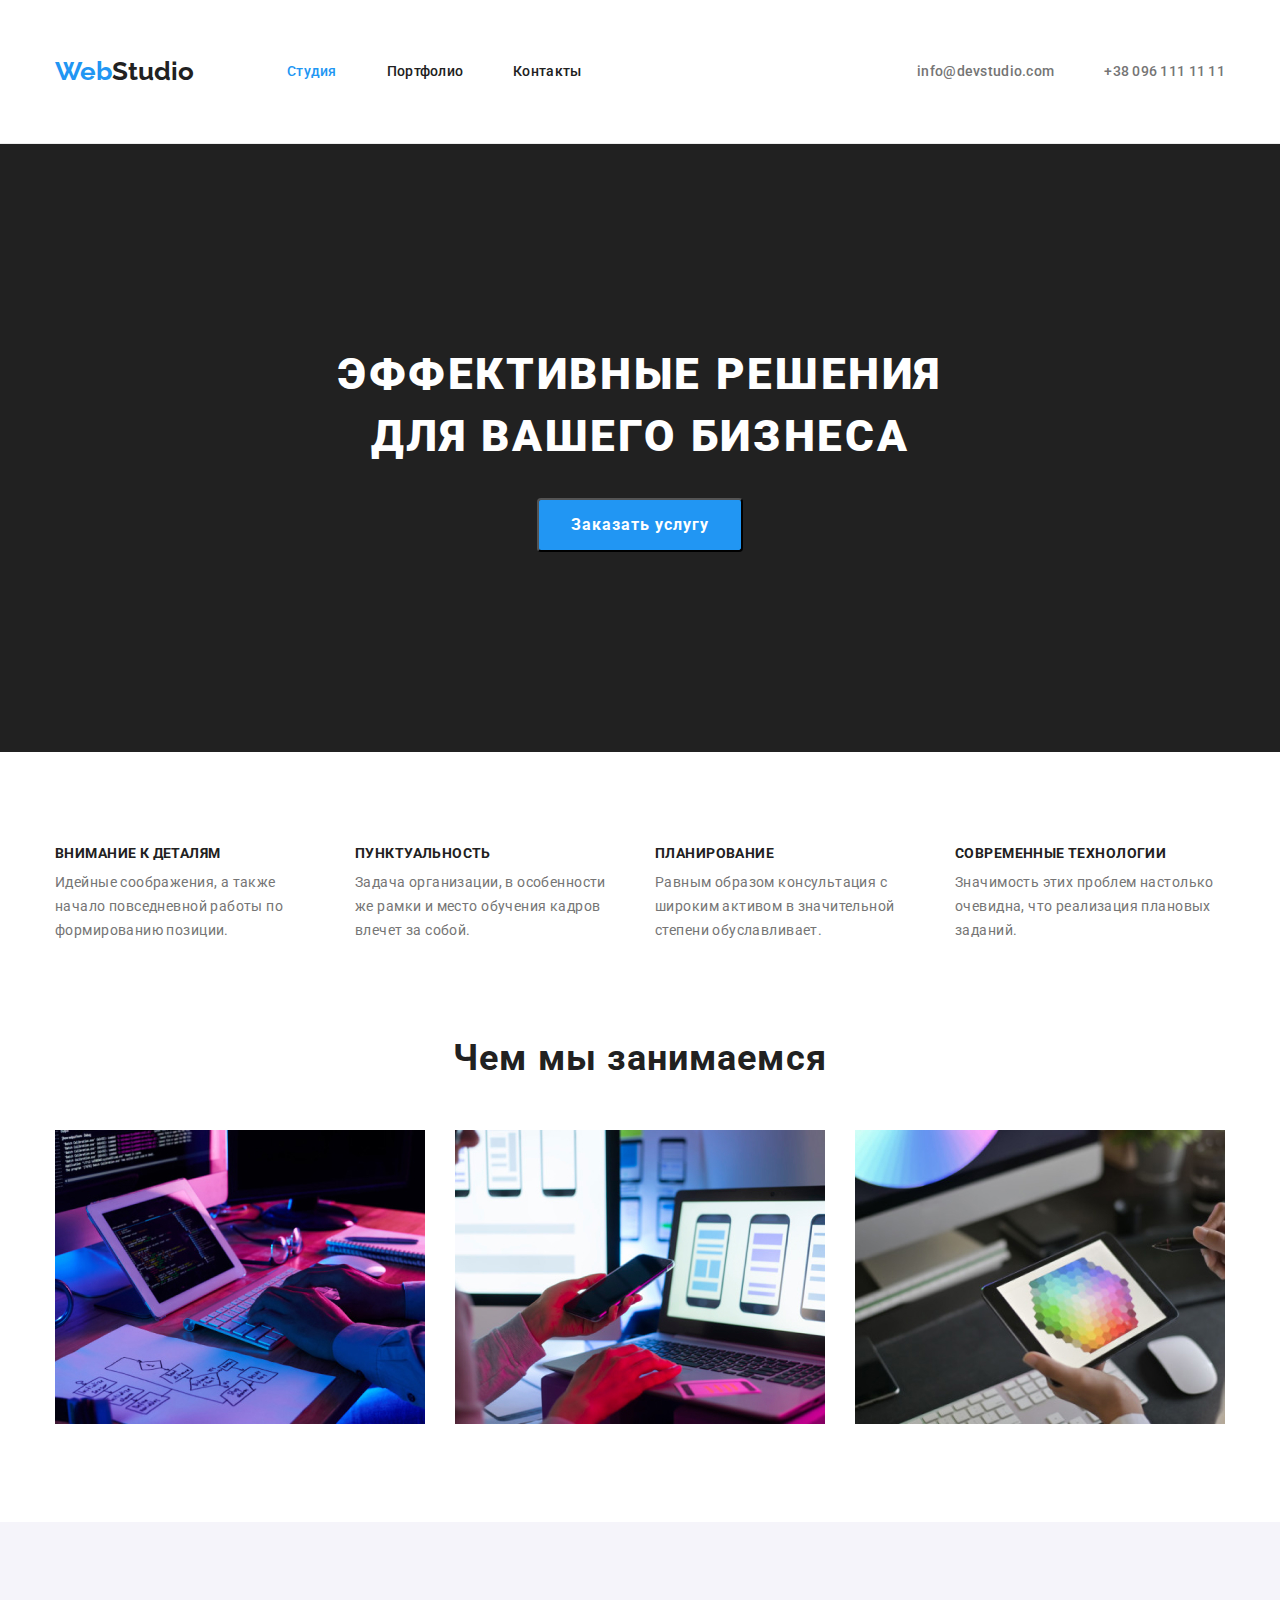
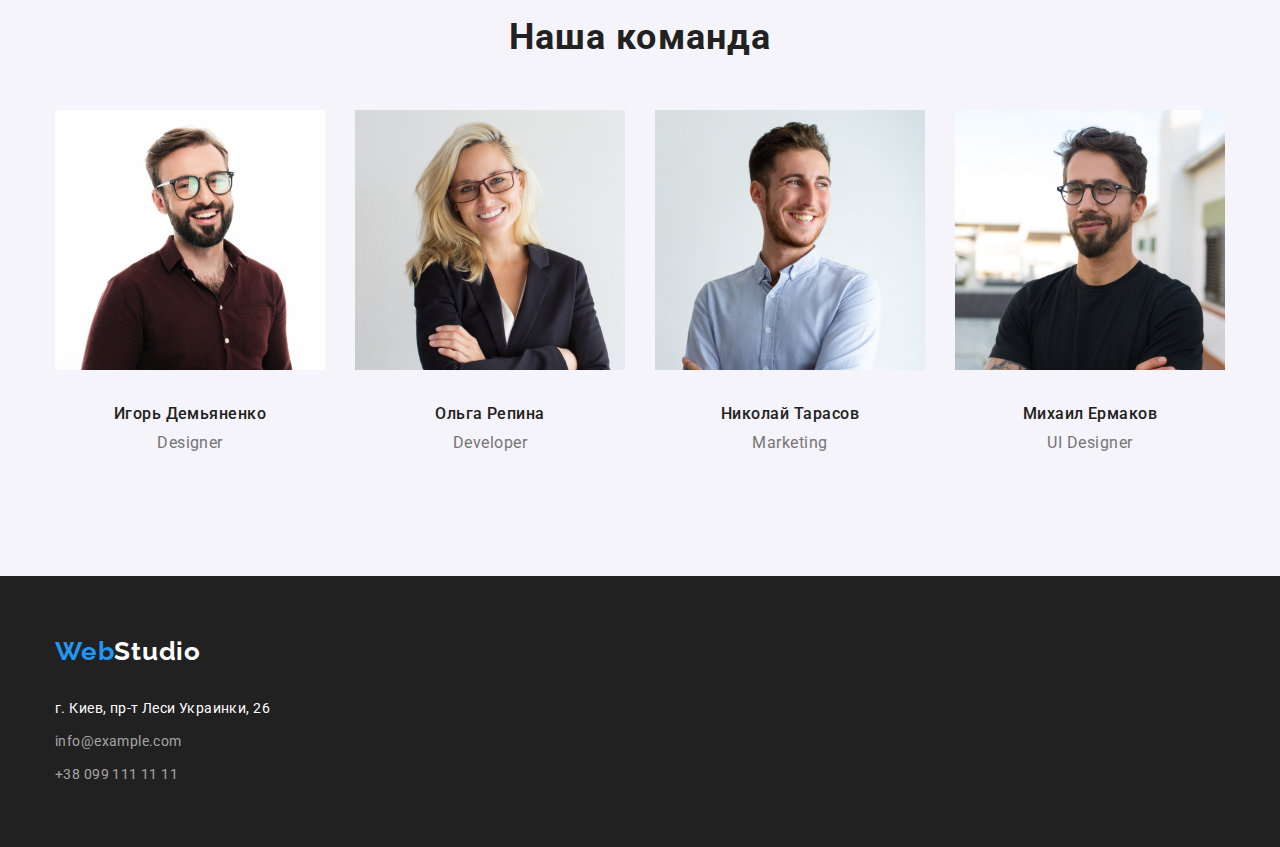
<file: index.html>
<!DOCTYPE html>
<html lang="en">
<head>
    <meta charset="UTF-8">
    <meta http-equiv="X-UA-Compatible" content="IE=edge">
    <meta name="viewport" content="width=device-width, initial-scale=1.0">
    <title>Document</title>
    <link rel="preconnect" href="https://fonts.googleapis.com">
    <link rel="preconnect" href="https://fonts.gstatic.com" crossorigin>
    <link href="https://fonts.googleapis.com/css2?family=Raleway:wght@700&family=Roboto:wght@400;500;700;900&display=swap"
        rel="stylesheet">
    <link rel="stylesheet" href="https://cdnjs.cloudflare.com/ajax/libs/modern-normalize/1.1.0/modern-normalize.min.css">
    <link rel="stylesheet" href="./css/styles.css">
</head>
<body>
    <!--header-->
    <header class="header">
        <div class="container main-nav">
        <nav class="nav-header">
        <a class="logo" href="./index.html"><span class="web">Web</span>Studio</a>
        <ul class="site-nav ">
            <li class="item"><a class="site-nav-link active" href="./index.html">Студия</a></li>
            <li class="item"><a class="site-nav-link" href="./portfolio.html">Портфолио</a></li>
            <li class="item"><a class="site-nav-link" href="">Контакты</a></li>
        </ul>
        </nav>
        <ul class="linkbox">
            <li class="item"><a class="linkbox-link" href="mailto:info@devstudio.com" class="linkbox-mail">info@devstudio.com</a></li>
            <li class="item"><a class="linkbox-link" href="tel:+380961111111" class="linkbox-phone">+38 096 111 11 11</a></li>
        </ul>
        </div>
    </header> 
    <!------hero-------->
    <main>
        <section class="section-order section-hero">
        <div class="container">
            <h1 class="section-order-hero">Эффективные решения для вашего бизнеса</h1>
            <button type="button" class="button-order">Заказать услугу</button>
 
    </div>
        </section>
    <!-------articles------>
    <section class="section-articles">
        <div class="container text">
        <ul class="articles">
            <li class="item">
                <h3 class="section-title">Внимание к деталям</h3>
                <p class="section-text">Идейные соображения, а также начало повседневной работы по формированию позиции.</p>
            </li>
            <li class="item">
                <h3 class="section-title">Пунктуальность</h3>
                <p class="section-text">Задача организации, в особенности же рамки и место обучения кадров влечет за собой.</p>
            </li>
            <li class="item">
                <h3 class="section-title">Планирование</h3>
                <p class="section-text">Равным образом консультация с широким активом в значительной степени обуславливает.</p>
            </li>
            <li class="item">
                <h3 class="section-title">Современные технологии</h3>
                <p class="section-text">Значимость этих проблем настолько очевидна, что реализация плановых заданий.</p>
            </li>
        </ul>
        </div>
    </section>
    <!---------about us--------->
    <section class="section-aboutus">
        <div class="container aboutus">
        <h2 class="section-title-aboutus">Чем мы занимаемся</h2>
        <ul class="list-aboutus">
            <li class="item"><img src="./images/img.jpg" alt="изображение работы на клавиатуре" width="370"></li>
            <li class="item"><img src="./images/img1.jpg" alt="изображение телефона" width="370"></li>
            <li class="item"><img src="./images/img2.jpg" alt="изображениеipad" width="370"></li>
        </ul>
        </div>
    </section>
    <!---------our team------->
    <section class="section-team">
    <div class="container team-list">
        <h2 class="section-title-aboutus">Наша команда</h2>
        <ul class="team-names-list">
        
        <li class="item"><img src="./images/img3.jpg" alt="product designer" width="270">
          <div class="team">
           <h3 class="our-team">Игорь Демьяненко</h3>
           <p class="profession">Designer</p></div></li>
        
        <li class="item"><img src="./images/img4.jpg" alt="frontend developer" width="270">
          <div class="team">
           <h3 class="our-team">Ольга Репина</h3>
           <p class="profession">Developer</p></div></li>
        
        <li class="item"><img src="./images/img5.jpg" alt="marketing" width="270">
          <div class="team">
           <h3 class="our-team">Николай Тарасов</h3>
           <p class="profession">Marketing</p></div></li>
        
        <li class="item"><img src="./images/img6.jpg" alt="UI designer" width="270">
          <div class="team">
           <h3 class="our-team">Михаил Ермаков</h3>
           <p class="profession">UI Designer</p></div></li>
        
        </ul>
    </div>
    </section>
</main>
    <!---------footer------->
    <footer class="footer">
        <div class="container footer-list">
            <a class="logo-footer" href="./index.html"><span class="web-footer">Web</span>Studio</a>
            <address class="adress-link item">г. Киев, пр-т Леси Украинки, 26</address>
        <ul class="contacts-footer">
            <li class="item"><a class="contacts-footer-link" href="mailto:info@example.com">info@example.com</a></li>
            <li class="item"><a class="contacts-footer-link"href="tel:+380991111111">+38 099 111 11 11</a></li>
        </ul>
    </div>
    </footer>
</body>
</html>
</file>
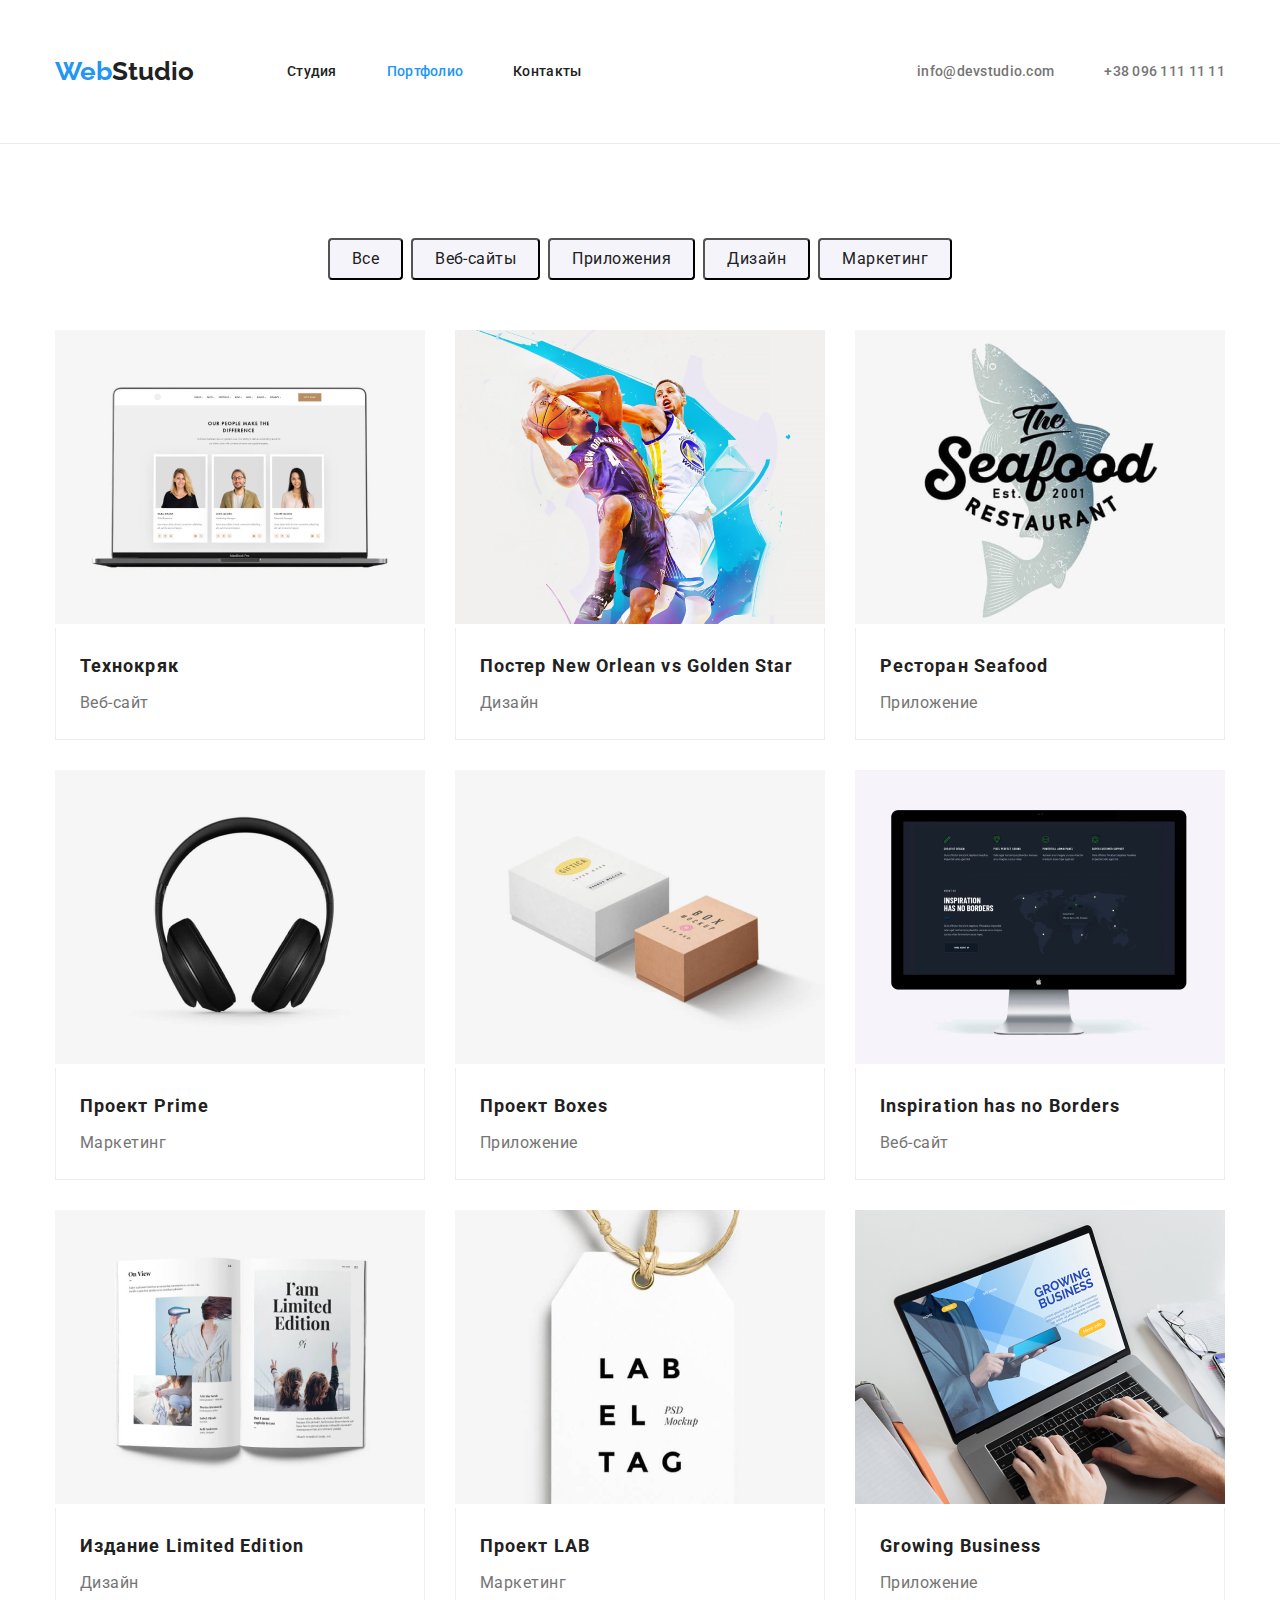
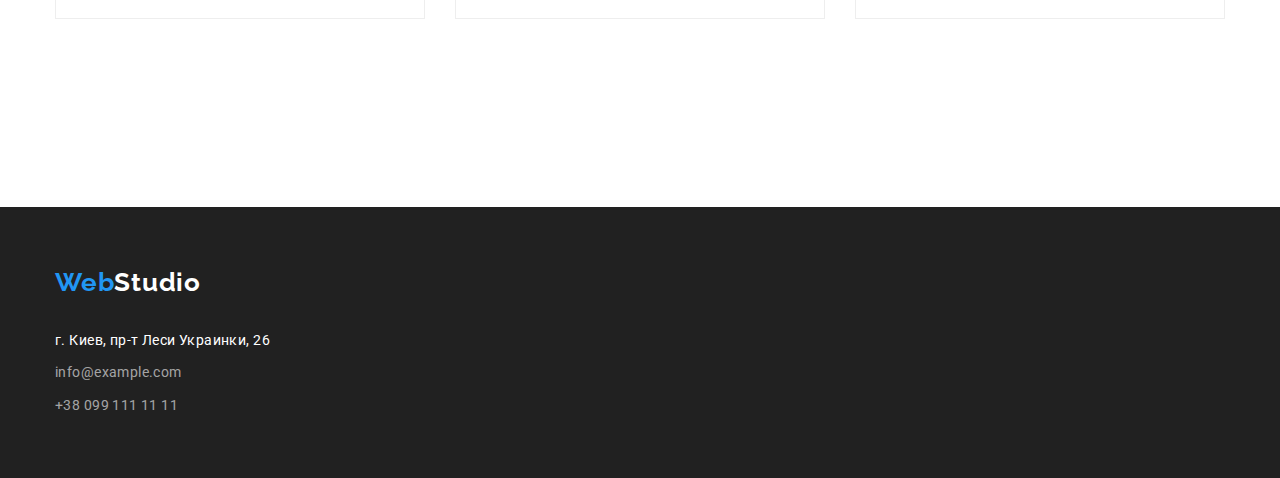
<file: portfolio.html>
<!DOCTYPE html>
<html lang="en">

<head>
    <meta charset="UTF-8">
    <meta http-equiv="X-UA-Compatible" content="IE=edge">
    <meta name="viewport" content="width=device-width, initial-scale=1.0">
    <title>Document</title>
        <link rel="preconnect" href="https://fonts.googleapis.com">
        <link rel="preconnect" href="https://fonts.gstatic.com" crossorigin>
        <link href="https://fonts.googleapis.com/css2?family=Raleway:wght@700&family=Roboto:wght@400;500;700;900&display=swap"
            rel="stylesheet">
        <link rel="stylesheet" href="https://cdnjs.cloudflare.com/ajax/libs/modern-normalize/1.1.0/modern-normalize.min.css">
        <link rel="stylesheet" href="./css/styles.css">
</head>
<body>
    <!--header-->
    <header class="header">
        <div class="container main-nav">
            <nav class="nav-header">
                <a class="logo" href="./index.html"><span class="web">Web</span>Studio</a>
                <ul class="site-nav ">
                    <li class="item"><a class="site-nav-link" href="./index.html">Студия</a></li>
                    <li class="item"><a class="site-nav-link active" href="./portfolio.html">Портфолио</a></li>
                    <li class="item"><a class="site-nav-link" href="">Контакты</a></li>
                </ul>
            </nav>
            <ul class="linkbox">
                <li class="item"><a class="linkbox-link" href="mailto:info@devstudio.com"
                        class="linkbox-mail">info@devstudio.com</a></li>
                <li class="item"><a class="linkbox-link" href="tel:+380961111111" class="linkbox-phone">+38 096 111 11
                        11</a></li>
            </ul>
        </div>
    </header>
    <main>
        <!--------------buttoms navigation-->
        <section class="container portfolio">
        <div >
        <ul class="button-list">
        <li class="item"><button type="button" class="nav-button">Все</button></li>
        <li class="item"><button type="button" class="nav-button">Веб-сайты</button></li>
        <li class="item"><button type="button" class="nav-button">Приложения</button></li>
        <li class="item"><button type="button" class="nav-button">Дизайн</button></li>
        <li class="item"><button type="button" class="nav-button">Маркетинг</button></li>
        </ul>
    <!------------portfolio---------->
        <ul class="photo-list">
               <li class="item"><a href=""><img src="./images/img7.jpg" alt="скрин-шот вэб странички" width="370">
                <div class="description">
                <h3 class="name-projects">Технокряк</h3>
                <p class="project">Веб-сайт</p>
                </div>
            </a></li>
               <li class="item"><a href=""><img src="./images/img8.jpg" alt="фотография баскетболистов" width="370">
                <div class="description">
                <h3 class="name-projects">Постер New Orlean vs Golden Star</h3>
                <p class="project">Дизайн</p>
                </div>
               </a></li>
               <li class="item"><a href=""><img src="./images/img9.jpg" alt="логотип ресторана" width="370">
                <div class="description">
                <h3 class="name-projects">Ресторан Seafood</h3>
                <p class="project">Приложение</p>
                </div>
               </a></li>
               <li class="item"><a href=""><img src="./images/img10.jpg" alt="изображение наушников" width="370">
                <div class="description">
                <h3 class="name-projects">Проект Prime</h3>
                <p class="project">Маркетинг</p>
                </div>
               </a></li>
               <li class="item"><a href=""><img src="./images/img11.jpg" alt="изображение коробок" width="370">
                <div class="description">
                <h3 class="name-projects">Проект Boxes</h3>
                <p class="project">Приложение</p>
                </div>
               </a></li>
               <li class="item"><a href=""><img src="./images/img12.jpg" alt="изображение монитора" width="370">
                <div class="description">
                <h3 class="name-projects">Inspiration has no Borders</h3>
                <p class="project">Веб-сайт</p>
                </div>
               </a></li>
               <li class="item"><a href=""><img src="./images/img13.jpg" alt="изображение открытой книги" width="370">
                <div class="description">
                <h3 class="name-projects">Издание Limited Edition</h3>
                <p class="project">Дизайн</p>
                </div>
               </a></li>
               <li class="item"><a href=""><img src="./images/img14.jpg" alt="изображение этикетки" width="370">
                <div class="description">
                <h3 class="name-projects">Проект LAB</h3>
                <p class="project">Маркетинг</p>
                </div>
               </a></li>
               <li class="item"><a href=""><img src="./images/img15.jpg" alt="руки на клавиатуре ноутбука" width="370">
                <div class="description">
                <h3 class="name-projects">Growing Business</h3>
                <p class="project">Приложение</p>
                </div>
               </a></li>
       </ul>
       </div> 
    </section>
    </main>
    <footer class="footer">
        <div class="container footer-list">
            <a class="logo-footer" href="./index.html"><span class="web-footer">Web</span>Studio</a>
            <address class="adress-link item">г. Киев, пр-т Леси Украинки, 26</address>
            <ul class="contacts-footer">
                <li class="item"><a class="contacts-footer-link" href="mailto:info@example.com">info@example.com</a></li>
                <li class="item"><a class="contacts-footer-link" href="tel:+380991111111">+38 099 111 11 11</a></li>
            </ul>
        </div>
    </footer>
</body>
</html>
</file>
<file: css/styles.css>
:root {
  --background-color: #ffffff;
  --theme-color: #2196f3;
  --tittle-text-color: #212121;
  --text-primery: #757575;

  --primery-font: 'Roboto';
  --secondary-font: 'Raleway';
}

body {
  font-family: var(--primery-font);
  background-color: var(--background-color);
  color: var(--text-primery);
}

html {
  box-sizing: border-box;
}
*,
*::before,
*::after {
  box-sizing: inherit;
}
.container {
  margin-left: auto;
  margin-right: auto;
  width: 1200px;

  padding-left: 15px;
  padding-right: 15px;
}
h1,
h2,
h3,
h4,
h5,
h6,
p,
ul {
  margin-top: 0;
  margin-bottom: 0;
  padding: 0;
}
ul,
ol {
  list-style: none;
}

a {
  text-decoration: none;
}
address {
  font-style: normal;
}

/* ======== header styles starts here ======= */
.header {
  border-bottom: 1px solid #ececec;
}
.nav-header {
  display: flex;
  align-items: center;
}
.main-nav {
  display: flex;
  align-items: center;
}
.site-nav {
  display: flex;
  margin-left: 93px;
}
.site-nav .item:not(:last-child) {
  margin-right: 50px;
}

.site-nav-link {
  display: flex;
  font-family: var(--tittle-text-color);
  font-weight: 500;
  font-size: 14px;
  line-height: 1.1;
  letter-spacing: 0.02em;
  color: var(--tittle-text-color);
  text-decoration: none;
}
.site-nav-link:hover,
.site-nav-link:focus {
  color: var(--theme-color);
}
.active {
  color: var(--theme-color);
}

.logo {
  font-family: Raleway, sans-serif;
  font-weight: 700;
  font-size: 26px;
  line-height: 1.19;
  color: var(--tittle-text-color);
  text-decoration: none;
}
.web {
  color: var(--theme-color);
}
.linkbox {
  display: flex;
  margin-left: auto;
  font-family: var(--text-primery);
  font-weight: 500;
  font-size: 14px;
  line-height: 1.1;
  letter-spacing: 0.02em;
  color: var(--text-primery);
  text-decoration: none;
  padding-top: 32px;
  padding-bottom: 32px;
}
.linkbox .item + .item {
  margin-left: 50px;
}
.linkbox > .item {
  margin-left: auto;
}
.linkbox-link {
  display: block;
  font-family: var(--tittle-text-color);
  font-weight: 500;
  font-size: 14px;
  line-height: 1.1;
  letter-spacing: 0.02em;
  padding-top: 32px;
  padding-bottom: 32px;
  color: var(--text-primery);
}
.linkbox-link:hover,
.linkbox-link:focus {
  color: var(--theme-color);
}
/*==========section hero=============*/

.section-hero {
  background-color: var(--tittle-text-color);
  text-align: center;
  padding-top: 200px;
  padding-bottom: 200px;
}
.section-order-hero {
  width: 696px;

  margin: 0 auto;
  font-weight: 900;
  font-size: 44px;
  line-height: 1.4;
  letter-spacing: 0.06em;
  text-transform: uppercase;
  color: #ffffff;
  margin-bottom: 30px;
}
.button-order {
  border-radius: 4px;
  padding: 10px 32px;
  cursor: pointer;
  font-weight: bold;
  font-size: 16px;
  line-height: 1.9;
  letter-spacing: 0.06em;
  background-color: var(--theme-color);
  color: #ffffff;
}
/*============section articles==========*/

.section-articles {
  padding-top: 94px;
}
.container .text {
  align-items: center;
}
.text > .articles {
  display: flex;
  flex-wrap: wrap;
}
.articles > .item {
  width: 270px;
}
.articles > .item:not(:last-child) {
  margin-right: 30px;
}

.section-title {
  font-weight: bold;
  font-size: 14px;
  line-height: 1.1;
  letter-spacing: 0.03em;
  margin-bottom: 10px;
  text-transform: uppercase;
  color: #212121;
}
.section-text {
  font-size: 14px;
  line-height: 1.7;
  letter-spacing: 0.03em;
  color: #757575;
}

/*=========section about us=======*/

.section-aboutus {
  align-items: center;
  padding-top: 94px;
  padding-bottom: 94px;
}
.list-aboutus {
  display: flex;
}
.list-aboutus > .item:not(:last-child) {
  margin-right: 30px;
}

.section-title-aboutus {
  font-size: 36px;
  line-height: 1.2;
  text-align: center;
  letter-spacing: 0.03em;
  margin-bottom: 50px;
  color: #212121;
}
/*=========section our team======*/
.section-team {
  background-color: #f5f4fa;
  padding-top: 94px;
  padding-bottom: 94px;
}
.team-list {
  align-items: center;
}

.team {
  padding-top: 30px;
  padding-bottom: 30px;
}
.team-names-list {
  display: flex;
}
.team-names-list > .item:not(:last-child) {
  margin-right: 30px;
}
.our-team {
  font-weight: 500;
  font-size: 16px;
  line-height: 1.2;
  text-align: center;
  letter-spacing: 0.03em;
  margin-bottom: 10px;
  color: #212121;
}
.profession {
  font-size: 16px;
  line-height: 1.2;
  text-align: center;
  letter-spacing: 0.03em;
  color: #757575;
}
/*=============portfolio=========*/
.portfolio {
  padding-top: 94px;
  padding-bottom: 94px;
}

.button-list {
  display: flex;
  justify-content: center;
  margin-bottom: 50px;
}
.nav-button {
  border-radius: 4px;
  padding: 6px 22px;
  min-width: 73px;
  cursor: pointer;
  font-size: 16px;
  line-height: 1.6;
  letter-spacing: 0.03em;

  background-color: #f5f4fa;
  color: #212121;
}
.button-list > .item:not(:last-child) {
  margin-right: 8px;
}

.nav-button:hover,
.nav-button:focus {
  color: var(--background-color);
  background-color: var(--theme-color);
}

.photo-list {
  display: flex;
  flex-wrap: wrap;
  align-items: center;
  margin-bottom: 94px;
}

.photo-list > .item {
  width: 370px;
  margin-right: 30px;
  margin-bottom: 30px;
}
.photo-list > .item:nth-last-child(-n + 3) {
  margin-bottom: 0px;
}
.photo-list > .item:nth-child(3n) {
  margin-right: 0px;
}
.description {
  padding-top: 20px;
  padding-bottom: 20px;
  padding-left: 24px;
  padding-right: 24px;
  border-right: 1px solid #eeeeee;
  border-bottom: 1px solid #eeeeee;
  border-left: 1px solid #eeeeee;
}
.name-projects {
  font-weight: bold;
  font-size: 18px;
  line-height: 2;
  margin-bottom: 4px;
  letter-spacing: 0.06em;
  color: #212121;
}
.project {
  font-size: 16px;
  line-height: 1.9;
  letter-spacing: 0.03em;
  color: #757575;
}
/*=========footer start here=========*/

.footer {
  background-color: var(--tittle-text-color);
  padding-top: 60px;
  padding-bottom: 60px;
  align-items: center;
}

.logo-footer {
  display: block;
  margin-bottom: 30px;
  font-family: Raleway;
  font-weight: bold;
  font-size: 26px;
  line-height: 1.2;
  letter-spacing: 0.03em;
  color: var(--background-color);
}
.web-footer {
  color: var(--theme-color);
}
.adress-link {
  margin-bottom: 9px;
  font-size: 14px;
  line-height: 1.7;
  letter-spacing: 0.03em;
  color: var(--background-color);
}

.contacts-footer {
  font-size: 14px;
  line-height: 1.7;
  letter-spacing: 0.03em;
  color: rgba(255, 255, 255, 0.6);
}
.contacts-footer-link {
  color: rgba(255, 255, 255, 0.6);
}
.contacts-footer > .item:not(:last-child) {
  margin-bottom: 9px;
}
</file>
